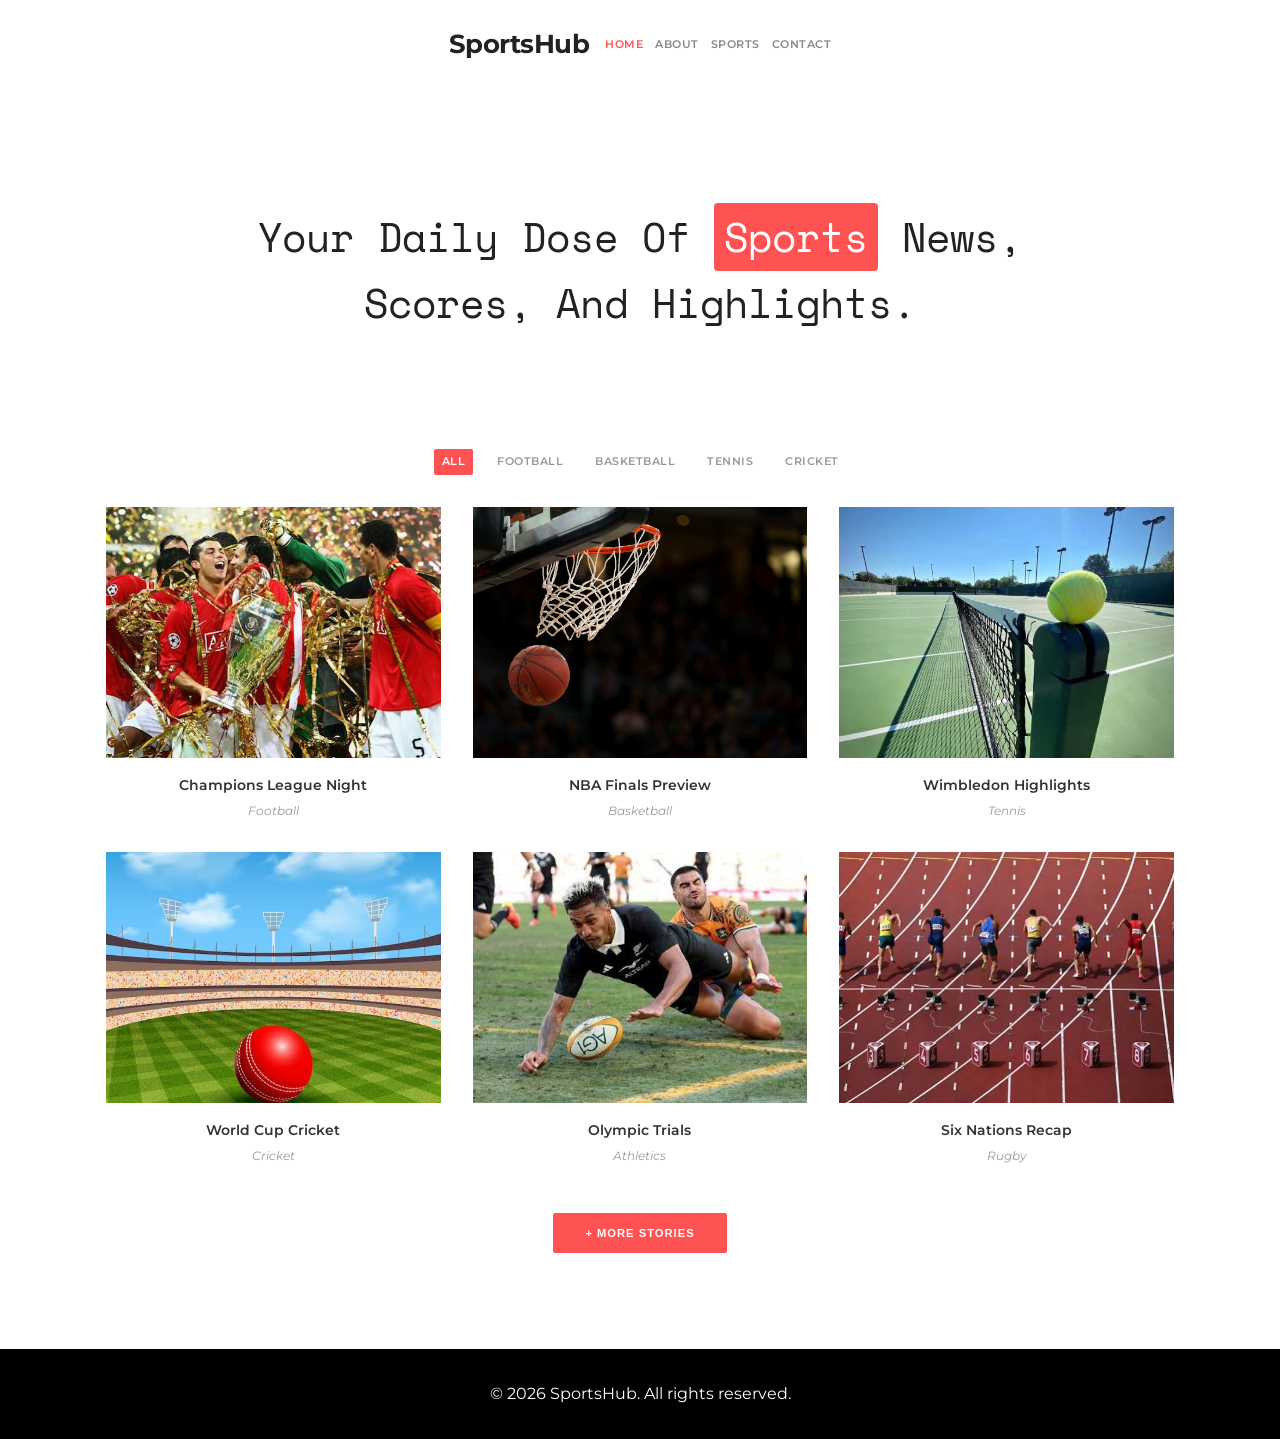
<file: index.html>
<!DOCTYPE html>
<html lang="en">
<head>
  <meta charset="UTF-8">
  <meta name="viewport" content="width=device-width, initial-scale=1.0">
  <title>SportsHub - Sports News & Scores</title>
  <link rel="stylesheet" href="style.css">
  <link href="https://fonts.googleapis.com/css2?family=Montserrat:wght@400;500;600;700&family=Space+Mono:wght@400;700&display=swap" rel="stylesheet">
</head>
<body>
  <header>
    <div class="logo">SportsHub</div>
    <nav>
      <a href="index.html" class="active">Home</a>
      <a href="about.html">About</a>
      <a href="services.html">Sports</a>
      <a href="contact.html">Contact</a>
    </nav>
  </header>
  <section class="hero">
    <div class="hero-content">
      <h1>Your Daily Dose Of <span class="highlight">Sports</span> News, Scores, And Highlights.</h1>
    </div>
  </section>
  <main class="container">
    <div class="filters">
      <span class="active">All</span>
      <span>Football</span>
      <span>Basketball</span>
      <span>Tennis</span>
      <span>Cricket</span>
    </div>
    <div class="grid">
      <div class="card"><div class="img-box"><img src="images/portfolio-1.jpeg" alt="Football match"></div><div class="info"><h3>Champions League Night</h3><p>Football</p></div></div>
      <div class="card"><div class="img-box"><img src="images/portfolio-2.jpg" alt="Basketball court"></div><div class="info"><h3>NBA Finals Preview</h3><p>Basketball</p></div></div>
      <div class="card"><div class="img-box"><img src="images/portfolio-3.jpeg" alt="Tennis court"></div><div class="info"><h3>Wimbledon Highlights</h3><p>Tennis</p></div></div>
      <div class="card"><div class="img-box"><img src="images/portfolio-4.jpeg" alt="Cricket stadium"></div><div class="info"><h3>World Cup Cricket</h3><p>Cricket</p></div></div>
      <div class="card"><div class="img-box"><img src="images/portfolio-5.jpeg" alt="Athletics track"></div><div class="info"><h3>Olympic Trials</h3><p>Athletics</p></div></div>
      <div class="card"><div class="img-box"><img src="images/portfolio-6.jpeg" alt="Rugby match"></div><div class="info"><h3>Six Nations Recap</h3><p>Rugby</p></div></div>
    </div>
    <div class="button-container"><button class="btn-more">+ MORE STORIES</button></div>
  </main>
  <footer><p>&copy; 2026 SportsHub. All rights reserved.</p></footer>
</body>
</html>
</file>
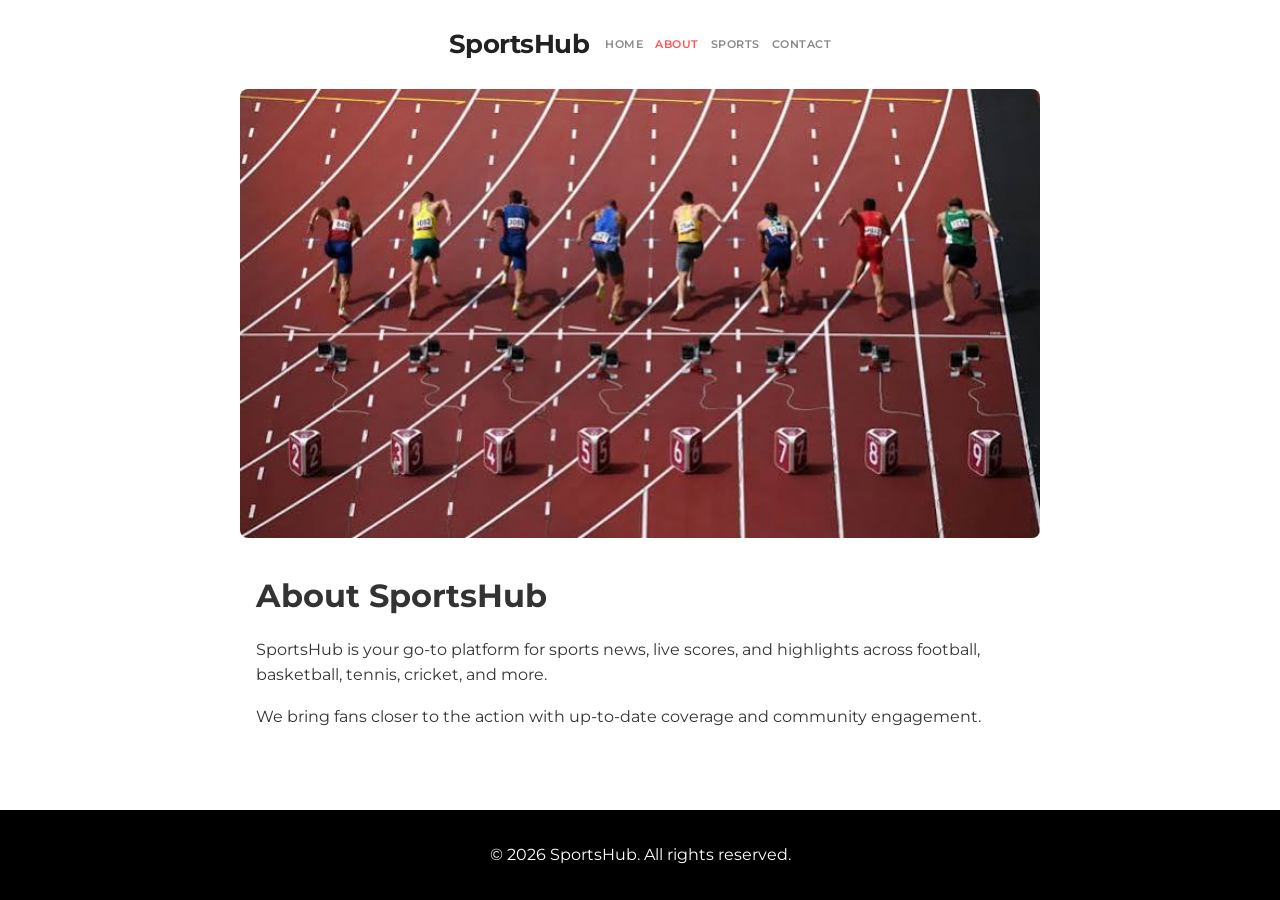
<file: about.html>
<!DOCTYPE html>
<html lang="en">
<head>
  <meta charset="UTF-8">
  <meta name="viewport" content="width=device-width, initial-scale=1.0">
  <title>About - SportsHub</title>
  <link rel="stylesheet" href="style.css">
  <link href="https://fonts.googleapis.com/css2?family=Montserrat:wght@400;500;600;700&family=Space+Mono:wght@400;700&display=swap" rel="stylesheet">
</head>
<body>
  <header>
    <div class="logo">SportsHub</div>
    <nav>
      <a href="index.html">Home</a>
      <a href="about.html" class="active">About</a>
      <a href="services.html">Sports</a>
      <a href="contact.html">Contact</a>
    </nav>
  </header>
  <main class="container">
    <img class="about-banner" src="images/portfolio-6.jpeg" alt="Sports action">
    <div class="page-content">
      <h2>About SportsHub</h2>
      <p>SportsHub is your go-to platform for sports news, live scores, and highlights across football, basketball, tennis, cricket, and more.</p>
      <p>We bring fans closer to the action with up-to-date coverage and community engagement.</p>
    </div>
  </main>
  <footer><p>&copy; 2026 SportsHub. All rights reserved.</p></footer>
</body>
</html>
</file>
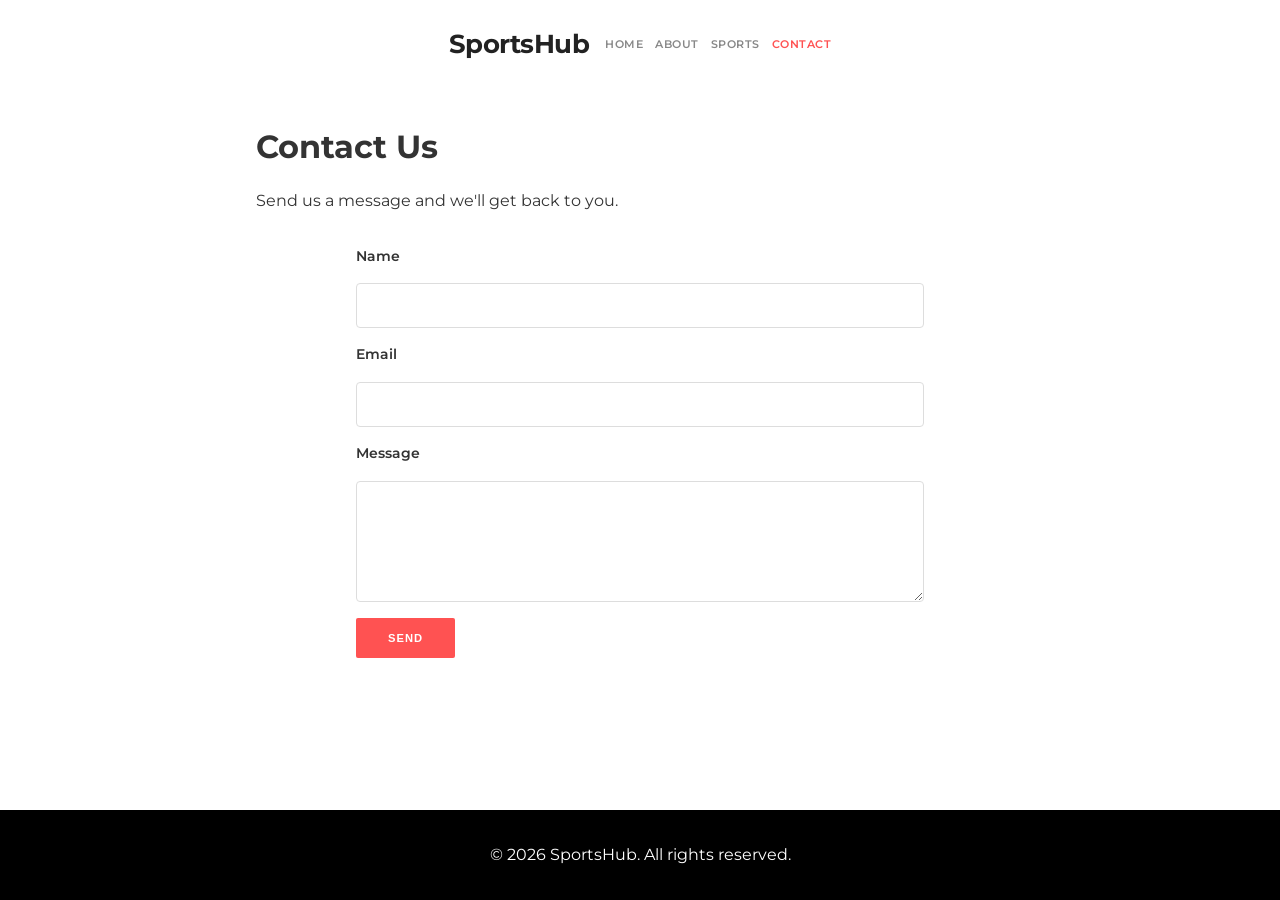
<file: contact.html>
<!DOCTYPE html>
<html lang="en">
<head>
  <meta charset="UTF-8">
  <meta name="viewport" content="width=device-width, initial-scale=1.0">
  <title>Contact - SportsHub</title>
  <link rel="stylesheet" href="style.css">
  <link href="https://fonts.googleapis.com/css2?family=Montserrat:wght@400;500;600;700&family=Space+Mono:wght@400;700&display=swap" rel="stylesheet">
</head>
<body>
  <header>
    <div class="logo">SportsHub</div>
    <nav>
      <a href="index.html">Home</a>
      <a href="about.html">About</a>
      <a href="services.html">Sports</a>
      <a href="contact.html" class="active">Contact</a>
    </nav>
  </header>
  <main>
    <div class="page-content"><h2>Contact Us</h2><p>Send us a message and we'll get back to you.</p></div>
    <form class="contact-form" action="#" method="post">
      <label for="name">Name</label>
      <input id="name" name="name" type="text" required>
      <label for="email">Email</label>
      <input id="email" name="email" type="email" required>
      <label for="message">Message</label>
      <textarea id="message" name="message" rows="5" required></textarea>
      <button type="submit" class="btn-more">Send</button>
    </form>
  </main>
  <footer><p>&copy; 2026 SportsHub. All rights reserved.</p></footer>
</body>
</html>
</file>
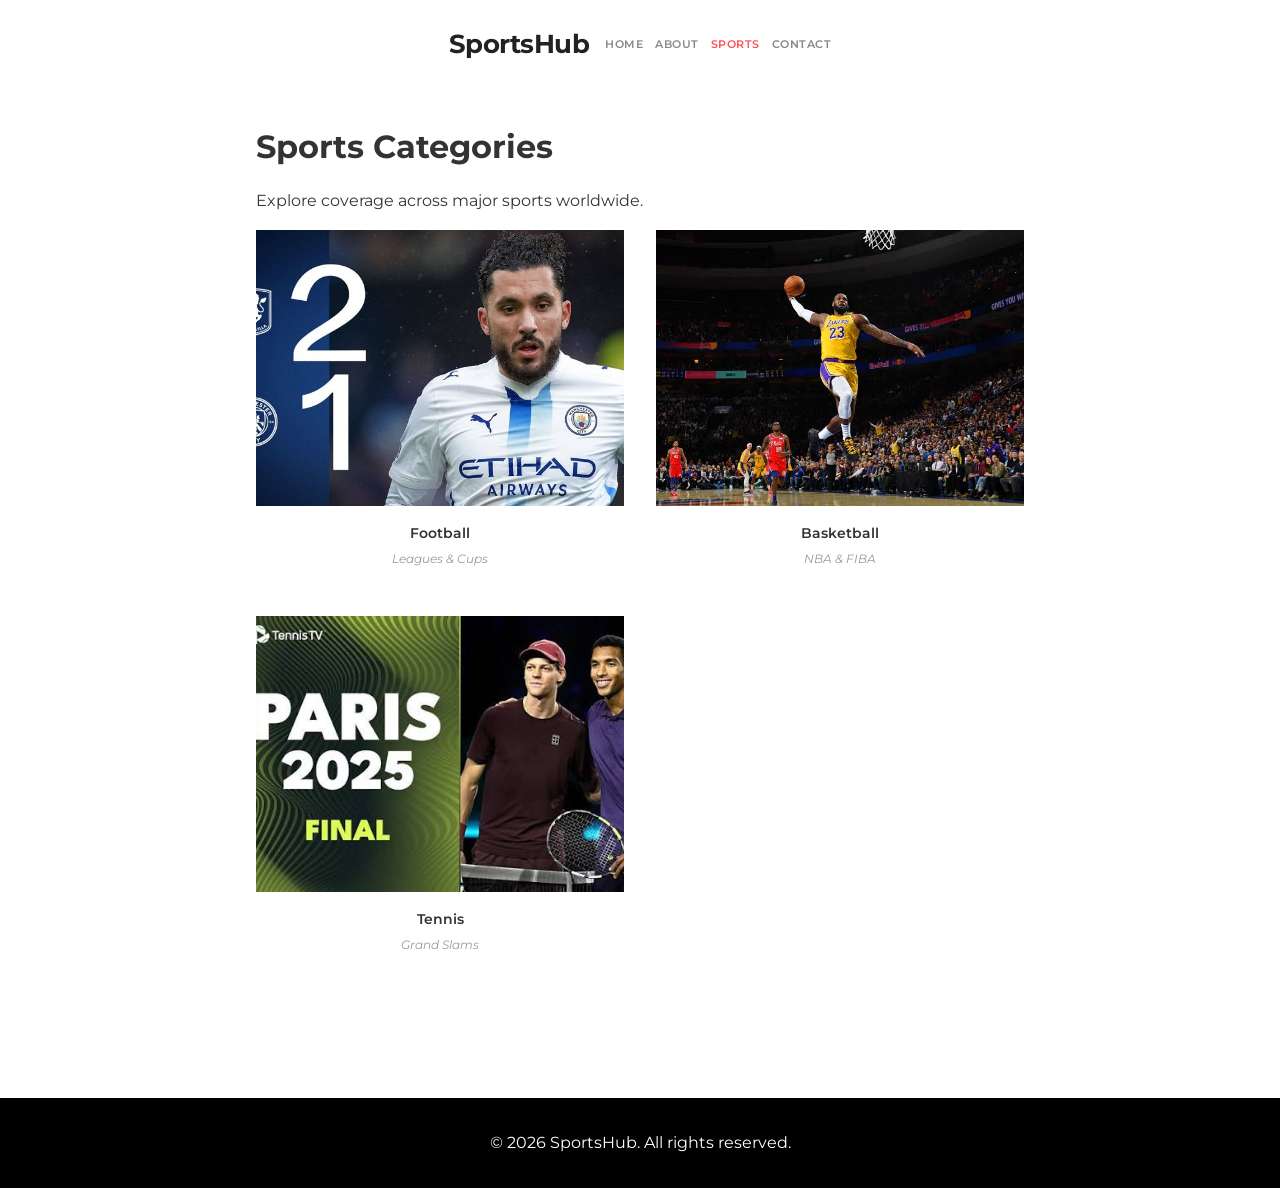
<file: services.html>
<!DOCTYPE html>
<html lang="en">
<head>
  <meta charset="UTF-8">
  <meta name="viewport" content="width=device-width, initial-scale=1.0">
  <title>Sports - SportsHub</title>
  <link rel="stylesheet" href="style.css">
  <link href="https://fonts.googleapis.com/css2?family=Montserrat:wght@400;500;600;700&family=Space+Mono:wght@400;700&display=swap" rel="stylesheet">
</head>
<body>
  <header>
    <div class="logo">SportsHub</div>
    <nav>
      <a href="index.html">Home</a>
      <a href="about.html">About</a>
      <a href="services.html" class="active">Sports</a>
      <a href="contact.html">Contact</a>
    </nav>
  </header>
  <main class="page-content">
    <h2>Sports Categories</h2>
    <p>Explore coverage across major sports worldwide.</p>
    <div class="grid">
      <div class="card"><div class="img-box"><img src="images/portfolio-7.jpg" alt="Football"></div><div class="info"><h3>Football</h3><p>Leagues & Cups</p></div></div>
      <div class="card"><div class="img-box"><img src="images/portfolio-8.jpeg" alt="Basketball"></div><div class="info"><h3>Basketball</h3><p>NBA & FIBA</p></div></div>
      <div class="card"><div class="img-box"><img src="images/portfolio-9.jpeg" alt="Tennis"></div><div class="info"><h3>Tennis</h3><p>Grand Slams</p></div></div>
    </div>
  </main>
  <footer><p>&copy; 2026 SportsHub. All rights reserved.</p></footer>
</body>
</html>
</file>
<file: style.css>
.about-banner { width: 100%; height: auto; border-radius: 8px; margin-bottom: 1.5rem; display: block; }
html, body { min-height: 100vh; }
body { display: flex; flex-direction: column; }
main, .container, .page-content { flex: 1 0 auto; }
footer { margin-top: auto; }
.page-layout .sidebar { background: #f4f4f4; padding: 1rem; border-radius: 4px; }
.page-layout .sidebar ul { list-style: none; display: flex; flex-direction: column; gap: 0.5rem; }
.page-layout .sidebar a { color: #ff5252; font-weight: 600; font-size: 0.85rem; }
.page-layout .main.page-content { max-width: none; }
* {
  margin: 0;
  padding: 0;
  box-sizing: border-box;
}

body {
  font-family: 'Montserrat', sans-serif;
  color: #333;
  background: #fff;
  line-height: 1.6;
}

img {
  max-width: 100%;
  height: auto;
  display: block;
}

a {
  text-decoration: none;
  color: inherit;
}

header {
  display: flex;
  flex-direction: column;
  align-items: center;
  gap: 1rem;
  padding: 1.5rem 1rem;
  max-width: 1200px;
  margin: 0 auto;
}

.logo {
  font-weight: 700;
  font-size: 1.6rem;
  letter-spacing: -0.5px;
  color: #222;
}

nav {
  display: flex;
  flex-wrap: wrap;
  justify-content: center;
  gap: 0.75rem;
}

nav a {
  color: #888;
  font-size: 0.7rem;
  font-weight: 600;
  text-transform: uppercase;
  letter-spacing: 0.5px;
  transition: color 0.3s;
}

nav a:hover,
nav a.active {
  color: #ff5252;
}

.hero {
  display: flex;
  justify-content: center;
  align-items: center;
  min-height: 40vh;
  padding: 2rem 1rem;
  text-align: center;
}

.hero-content {
  max-width: 900px;
}

.hero h1 {
  font-family: 'Space Mono', monospace;
  font-size: clamp(1.5rem, 5vw, 2.5rem);
  line-height: 1.6;
  font-weight: 400;
  color: #222;
}

.highlight {
  background-color: #ff5252;
  color: #fff;
  padding: 2px 10px;
  border-radius: 4px;
  display: inline-block;
}

.container {
  max-width: 1100px;
  margin: 0 auto;
  padding: 0 1rem;
}

.filters {
  display: flex;
  flex-wrap: wrap;
  justify-content: center;
  gap: 1rem;
  margin-bottom: 2rem;
}

.filters span {
  font-size: 0.7rem;
  text-transform: uppercase;
  font-weight: 600;
  color: #999;
  letter-spacing: 0.5px;
  cursor: pointer;
  padding: 4px 8px;
  border-radius: 2px;
  transition: all 0.3s;
}

.filters span:hover,
.filters .active {
  background-color: #ff5252;
  color: #fff;
}

.grid {
  display: grid;
  grid-template-columns: repeat(auto-fit, minmax(250px, 1fr));
  gap: 2rem;
  margin-bottom: 3rem;
}

.card {
  text-align: center;
}

.img-box {
  width: 100%;
  aspect-ratio: 4/3;
  overflow: hidden;
  margin-bottom: 1rem;
  background-color: #f4f4f4;
}
@supports not (aspect-ratio: 4/3) {
  .img-box { height: 220px; padding-top: 75%; }
  .img-box img { position: absolute; top: 0; left: 0; width: 100%; height: 100%; object-fit: cover; }
}

.img-box img {
  width: 100%;
  height: 100%;
  object-fit: cover;
  transition: transform 0.6s ease;
}

.card:hover .img-box img {
  transform: scale(1.1);
  filter: brightness(0.8);
}

.info h3 {
  font-size: 0.9rem;
  font-weight: 600;
  margin-bottom: 0.25rem;
  color: #333;
  text-transform: capitalize;
}

.info p {
  font-size: 0.75rem;
  color: #999;
  font-style: italic;
}

.button-container {
  text-align: center;
  margin-bottom: 3rem;
}

.btn-more {
  background-color: #ff5252;
  color: #fff;
  border: none;
  padding: 0.875rem 2rem;
  font-size: 0.7rem;
  font-weight: 700;
  text-transform: uppercase;
  cursor: pointer;
  border-radius: 2px;
  letter-spacing: 1px;
  transition: background-color 0.3s;
}

.btn-more:hover {
  background-color: #d32f2f;
}

.page-content {
  max-width: 800px;
  margin: 2rem auto;
  padding: 0 1rem;
}

.page-content h2 {
  font-size: clamp(1.5rem, 4vw, 2rem);
  margin-bottom: 1rem;
}

.page-content p {
  margin-bottom: 1rem;
}

.contact-form {
  max-width: 600px;
  margin: 2rem auto;
  padding: 0 1rem;
  display: flex;
  flex-direction: column;
  gap: 1rem;
}

.contact-form label {
  font-weight: 600;
  font-size: 0.85rem;
}

.contact-form input,
.contact-form textarea {
  padding: 0.75rem;
  border: 1px solid #ddd;
  border-radius: 4px;
  font-family: inherit;
  font-size: 1rem;
  width: 100%;
}

.contact-form button {
  align-self: flex-start;
}

footer {
  background-color: #000;
  color: #fff;
  text-align: center;
  padding: 2rem 1rem;
  margin-top: 3rem;
}

footer img {
  max-width: 200px;
  margin: 0 auto 1rem;
}

.page-layout {
  display: grid;
  grid-template-areas: "main" "sidebar";
  gap: 1.5rem;
  padding: 1rem;
}

.page-layout .main {
  grid-area: main;
}

.page-layout .sidebar {
  grid-area: sidebar;
}

@media (min-width: 48rem) {
  header {
    flex-direction: row;
    justify-content: space-between;
  }

  .page-layout {
    grid-template-areas: "sidebar main";
    grid-template-columns: 250px 1fr;
  }
}
</file>
